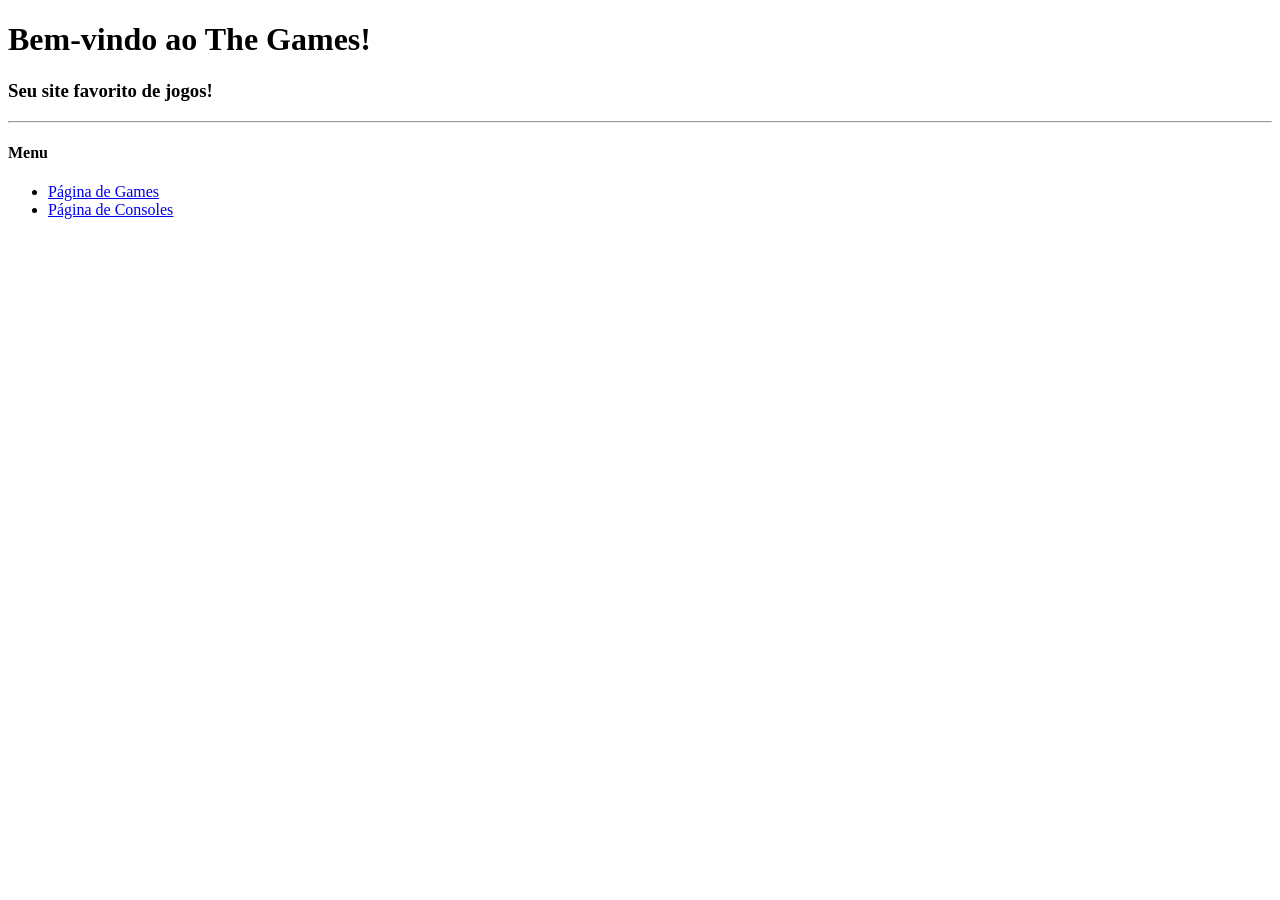
<file: aula-01-introducao-ao-flask/views/index.html>
<!DOCTYPE html>
<html lang="pt-br">
<head>
    <meta charset="UTF-8">
    <meta name="viewport" content="width=device-width, initial-scale=1.0">
    <title>The Games</title>
</head>
<body>
    <h1>Bem-vindo ao The Games!</h1>
    <h3>Seu site favorito de jogos!</h3>
    <hr>

    <h4>Menu</h4>
    <ul>
        <li><a href="/games">Página de Games</a></li>
       
        <li><a href="/consoles">Página de Consoles</a>
    </ul>
    
</body>
</html>
</file>
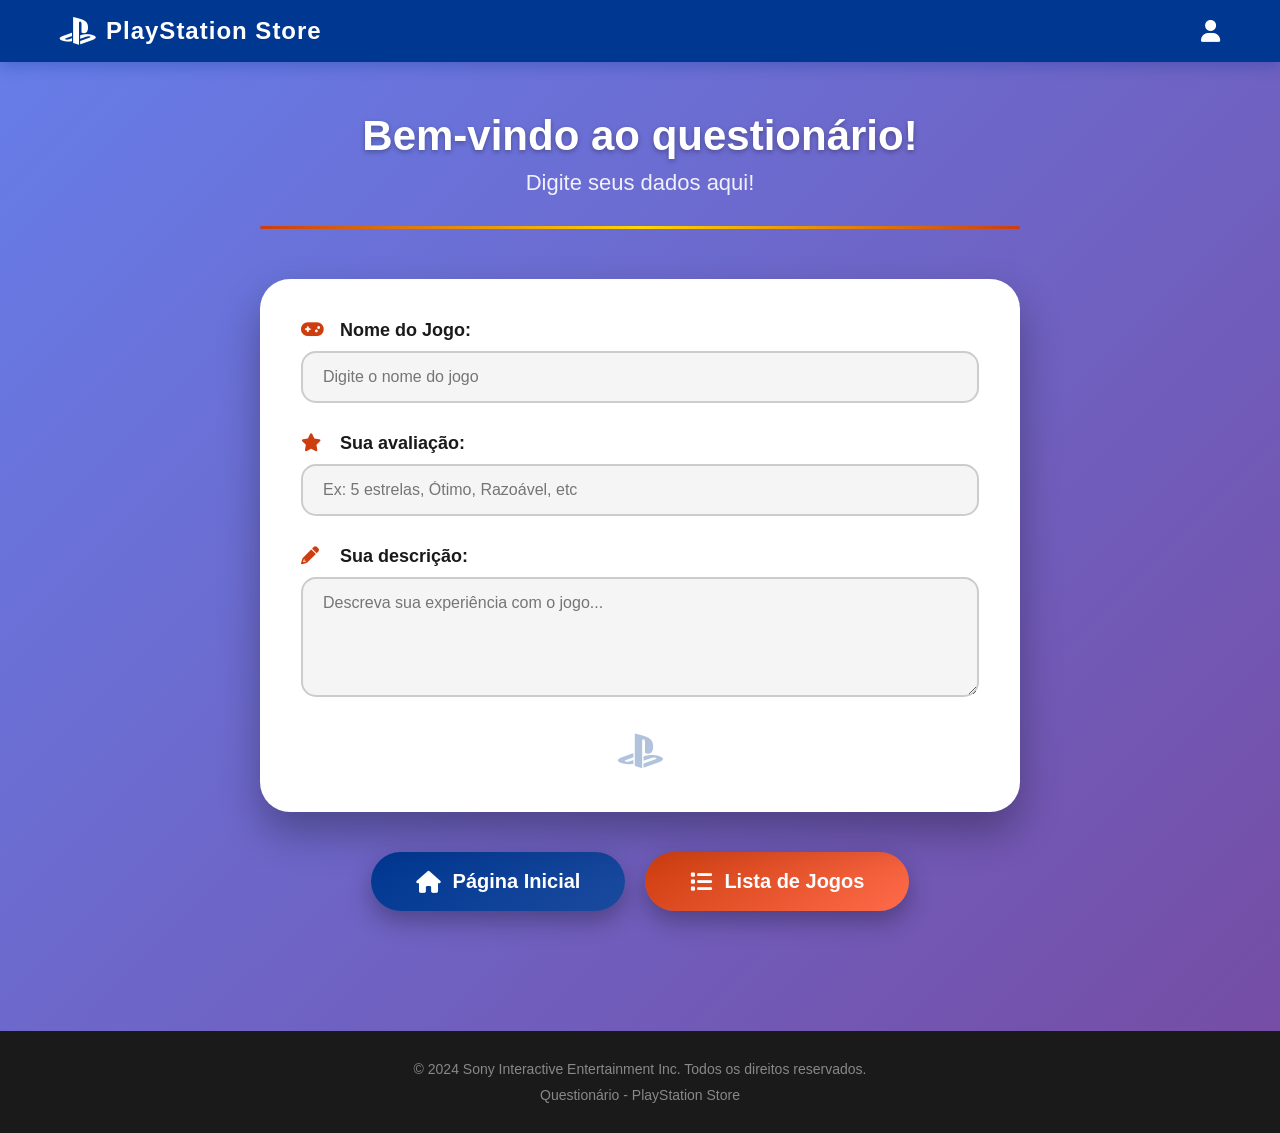
<file: atividade-01/views/formulario.html>
<!DOCTYPE html>
<html lang="pt-br">
<head>
    <meta charset="UTF-8">
    <meta name="viewport" content="width=device-width, initial-scale=1.0">
    <title>Questionário - PlayStation Store</title>
    <style>
        /* RESET E ESTILOS GLOBAIS */
        * {
            margin: 0;
            padding: 0;
            box-sizing: border-box;
            font-family: 'Segoe UI', 'Helvetica Neue', Arial, sans-serif;
        }

        body {
            background: linear-gradient(135deg, #667eea 0%, #764ba2 100%);
            min-height: 100vh;
            display: flex;
            flex-direction: column;
        }

        /* VARIÁVEIS DE CORES PLAYSTATION */
        :root {
            --ps-blue: #003791;
            --ps-dark-blue: #002c6a;
            --ps-orange: #cd3d0f;
            --ps-dark-orange: #b3320a;
            --ps-gold: #ffd700;
            --ps-white: #ffffff;
            --ps-light-gray: #f5f5f5;
            --ps-gray: #cccccc;
            --ps-dark-gray: #1a1a1a;
        }

        /* HEADER SIMPLES */
        .header {
            background-color: var(--ps-blue);
            color: white;
            padding: 15px 0;
            box-shadow: 0 4px 15px rgba(0, 55, 145, 0.3);
        }

        .header-container {
            max-width: 1200px;
            margin: 0 auto;
            display: flex;
            align-items: center;
            justify-content: space-between;
            padding: 0 20px;
        }

        .logo {
            display: flex;
            align-items: center;
            gap: 10px;
        }

        .logo i {
            font-size: 32px;
        }

        .logo span {
            font-size: 24px;
            font-weight: bold;
            letter-spacing: 1px;
        }

        .user-actions i {
            font-size: 22px;
            cursor: pointer;
        }

        /* CONTEÚDO PRINCIPAL */
        .main-content {
            max-width: 800px;
            margin: 50px auto;
            padding: 0 20px;
            flex: 1;
            width: 100%;
        }

        /* TÍTULOS */
        .page-title {
            font-size: 42px;
            color: white;
            margin-bottom: 10px;
            font-weight: 800;
            text-shadow: 0 2px 5px rgba(0,0,0,0.3);
            text-align: center;
        }

        .page-subtitle {
            font-size: 22px;
            color: rgba(255,255,255,0.9);
            margin-bottom: 20px;
            font-weight: 400;
            text-align: center;
        }

        hr {
            border: none;
            height: 3px;
            background: linear-gradient(90deg, var(--ps-orange), var(--ps-gold), var(--ps-orange));
            margin: 30px 0 50px 0;
            border-radius: 3px;
        }

        /* CARD DO FORMULÁRIO */
        .form-card {
            background: white;
            border-radius: 30px;
            padding: 40px;
            box-shadow: 0 20px 40px rgba(0, 0, 0, 0.3);
            margin-bottom: 40px;
            border: 1px solid rgba(255,255,255,0.1);
        }

        /* GRUPO DE CAMPOS */
        .form-group {
            margin-bottom: 30px;
        }

        .form-label {
            display: block;
            font-size: 18px;
            font-weight: 600;
            color: var(--ps-dark-gray);
            margin-bottom: 10px;
        }

        .form-label i {
            color: var(--ps-orange);
            margin-right: 10px;
            width: 24px;
        }

        /* CAMPOS DE INPUT */
        .form-input {
            width: 100%;
            padding: 15px 20px;
            font-size: 16px;
            border: 2px solid var(--ps-gray);
            border-radius: 15px;
            outline: none;
            transition: all 0.3s;
            background-color: var(--ps-light-gray);
        }

        .form-input:focus {
            border-color: var(--ps-blue);
            box-shadow: 0 0 0 3px rgba(0, 55, 145, 0.2);
            background-color: white;
        }

        .form-input:hover {
            border-color: var(--ps-orange);
        }

        /* CAMPO DE TEXTO (DESCRIÇÃO) */
        .form-textarea {
            width: 100%;
            padding: 15px 20px;
            font-size: 16px;
            border: 2px solid var(--ps-gray);
            border-radius: 15px;
            outline: none;
            transition: all 0.3s;
            background-color: var(--ps-light-gray);
            resize: vertical;
            min-height: 120px;
            font-family: 'Segoe UI', 'Helvetica Neue', Arial, sans-serif;
        }

        .form-textarea:focus {
            border-color: var(--ps-blue);
            box-shadow: 0 0 0 3px rgba(0, 55, 145, 0.2);
            background-color: white;
        }

        .form-textarea:hover {
            border-color: var(--ps-orange);
        }

        /* CONTAINER DOS BOTÕES - APENAS DOIS */
        .buttons-container {
            display: flex;
            gap: 20px;
            justify-content: center;
            margin: 30px 0;
            flex-wrap: wrap;
        }

        /* ESTILO DOS BOTÕES */
        .btn {
            padding: 18px 45px;
            font-size: 20px;
            font-weight: bold;
            border: none;
            border-radius: 50px;
            cursor: pointer;
            transition: all 0.3s;
            text-decoration: none;
            display: inline-flex;
            align-items: center;
            gap: 12px;
            box-shadow: 0 10px 25px rgba(0,0,0,0.3);
            min-width: 250px;
            justify-content: center;
        }

        .btn i {
            font-size: 22px;
        }

        /* BOTÃO DA HOME PAGE (/) */
        .btn-home {
            background: linear-gradient(145deg, var(--ps-blue), #1a4a9e);
            color: white;
        }

        .btn-home:hover {
            transform: translateY(-5px);
            box-shadow: 0 15px 30px rgba(0, 55, 145, 0.5);
        }

        /* BOTÃO DA PÁGINA /lista */
        .btn-lista {
            background: linear-gradient(145deg, var(--ps-orange), #ff6b4a);
            color: white;
        }

        .btn-lista:hover {
            transform: translateY(-5px);
            box-shadow: 0 15px 30px rgba(205, 61, 15, 0.5);
        }

        /* FOOTER */
        .footer {
            background-color: var(--ps-dark-gray);
            color: white;
            padding: 30px 20px;
            text-align: center;
            margin-top: 40px;
        }

        .footer p {
            color: #888;
            font-size: 14px;
        }

        /* RESPONSIVIDADE */
        @media (max-width: 768px) {
            .page-title {
                font-size: 36px;
            }
            
            .page-subtitle {
                font-size: 18px;
            }
            
            .form-card {
                padding: 30px 20px;
            }
            
            .btn {
                padding: 15px 30px;
                font-size: 18px;
                min-width: 220px;
            }
            
            .header-container {
                flex-direction: column;
                gap: 10px;
            }
        }

        @media (max-width: 480px) {
            .form-input, .form-textarea {
                padding: 12px 15px;
            }
            
            .form-label {
                font-size: 16px;
            }
            
            .buttons-container {
                flex-direction: column;
                align-items: center;
            }
            
            .btn {
                width: 100%;
            }
        }

        /* ANIMAÇÕES */
        @keyframes slideIn {
            from {
                opacity: 0;
                transform: translateY(30px);
            }
            to {
                opacity: 1;
                transform: translateY(0);
            }
        }

        .form-card {
            animation: slideIn 0.6s ease forwards;
        }

        /* ESTILO ADICIONAL PLAYSTATION */
        .ps-decoration {
            position: relative;
            overflow: hidden;
        }

        .ps-decoration::after {
            content: '';
            position: absolute;
            top: -50%;
            right: -50%;
            width: 200px;
            height: 200px;
            background: radial-gradient(circle, rgba(0,55,145,0.05) 0%, transparent 70%);
            border-radius: 50%;
            pointer-events: none;
        }
    </style>
    <!-- Font Awesome para ícones -->
    <link rel="stylesheet" href="https://cdnjs.cloudflare.com/ajax/libs/font-awesome/6.0.0/css/all.min.css">
</head>
<body>
    <!-- HEADER SIMPLES -->
    <header class="header">
        <div class="header-container">
            <div class="logo">
                <i class="fab fa-playstation"></i>
                <span>PlayStation Store</span>
            </div>
            <div class="user-actions">
                <i class="fas fa-user"></i>
            </div>
        </div>
    </header>

    <!-- CONTEÚDO PRINCIPAL -->
    <main class="main-content">
        <h1 class="page-title">Bem-vindo ao questionário!</h1>
        <h3 class="page-subtitle">Digite seus dados aqui!</h3>
        <hr>

        <!-- CARD DO FORMULÁRIO COM 3 NOVAS PERGUNTAS -->
        <div class="form-card ps-decoration">
            <!-- PERGUNTA 1: NOME DO JOGO -->
            <div class="form-group">
                <label class="form-label">
                    <i class="fas fa-gamepad"></i>
                    Nome do Jogo:
                </label>
                <input type="text" class="form-input" placeholder="Digite o nome do jogo">
            </div>

            <!-- PERGUNTA 2: SUA AVALIAÇÃO -->
            <div class="form-group">
                <label class="form-label">
                    <i class="fas fa-star"></i>
                    Sua avaliação:
                </label>
                <input type="text" class="form-input" placeholder="Ex: 5 estrelas, Ótimo, Razoável, etc">
            </div>

            <!-- PERGUNTA 3: SUA DESCRIÇÃO -->
            <div class="form-group">
                <label class="form-label">
                    <i class="fas fa-pencil-alt"></i>
                    Sua descrição:
                </label>
                <textarea class="form-textarea" placeholder="Descreva sua experiência com o jogo..."></textarea>
            </div>

            <!-- ÍCONE DECORATIVO PLAYSTATION (APENAS VISUAL) -->
            <div style="text-align: center; margin-top: 20px; opacity: 0.3;">
                <i class="fab fa-playstation" style="font-size: 40px; color: var(--ps-blue);"></i>
            </div>
        </div>

        <!-- CONTAINER APENAS COM OS DOIS BOTÕES SOLICITADOS -->
        <div class="buttons-container">
            <!-- BOTÃO 1: HOME PAGE (/) -->
            <a href="/" class="btn btn-home">
                <i class="fas fa-home"></i>
                Página Inicial
            </a>
            
            <!-- BOTÃO 2: PÁGINA /lista -->
            <a href="/lista" class="btn btn-lista">
                <i class="fas fa-list"></i>
                Lista de Jogos
            </a>
        </div>
    </main>

    <!-- FOOTER SIMPLES -->
    <footer class="footer">
        <p>&copy; 2024 Sony Interactive Entertainment Inc. Todos os direitos reservados.</p>
        <p style="margin-top: 10px;">Questionário - PlayStation Store</p>
    </footer>
</body>
</html>
</file>
